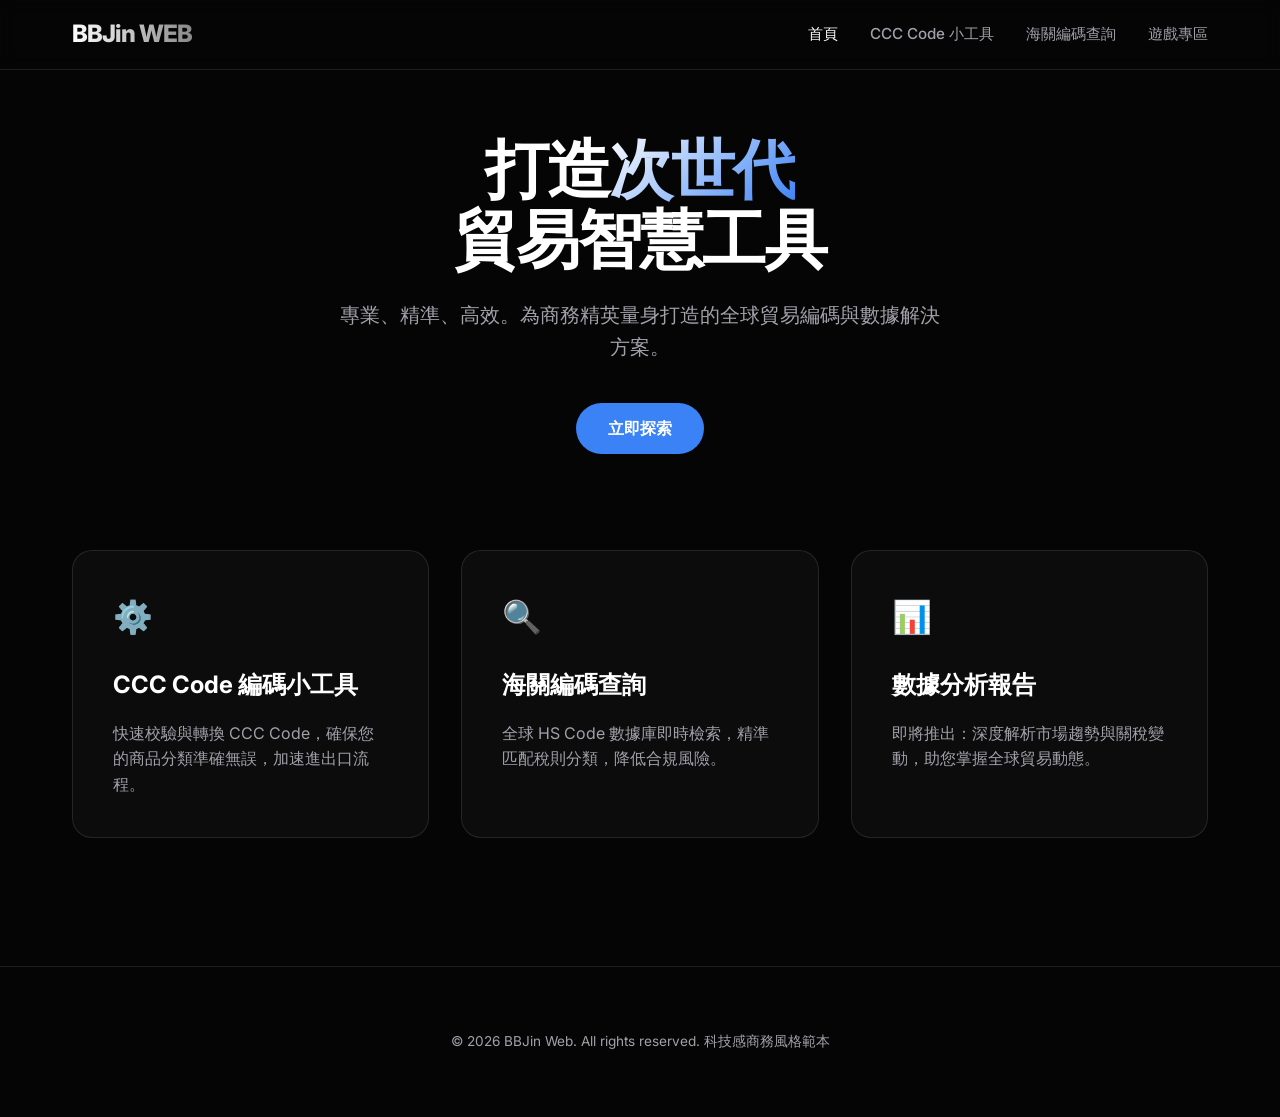
<file: index.html>
<!DOCTYPE html>
<html lang="zh-TW">
<head>
    <meta charset="UTF-8">
    <meta name="viewport" content="width=device-width, initial-scale=1.0">
    <title>BBJin Web - 全球貿易數位化領航者</title>
    <!-- Deployment Trigger: 2026-05-19 16:48 -->
    <link rel="stylesheet" href="style.css">
    <link rel="preconnect" href="https://fonts.googleapis.com">
    <link rel="preconnect" href="https://fonts.gstatic.com" crossorigin>
    <link href="https://fonts.googleapis.com/css2?family=Inter:wght@400;500;600;800;900&display=swap" rel="stylesheet">
</head>
<body>
    <nav>
        <div class="nav-container">
            <a href="index.html" class="logo">BBJin WEB</a>
            <div class="nav-links">
                <a href="index.html" class="active">首頁</a>
                <a href="tools.html">CCC Code 小工具</a>
                <a href="hscode.html">海關編碼查詢</a>
                <a href="game.html">遊戲專區</a>
            </div>
        </div>
    </nav>

    <main class="container">
        <section class="hero">
            <h1>打造<span class="glow-text">次世代</span><br>貿易智慧工具</h1>
            <p>專業、精準、高效。為商務精英量身打造的全球貿易編碼與數據解決方案。</p>
            <div class="hero-actions">
                <a href="#features" class="btn btn-primary">立即探索</a>
            </div>
        </section>

        <section id="features" class="grid">
            <a href="tools.html" class="card">
                <div class="icon">⚙️</div>
                <h3>CCC Code 編碼小工具</h3>
                <p>快速校驗與轉換 CCC Code，確保您的商品分類準確無誤，加速進出口流程。</p>
            </a>
            <a href="hscode.html" class="card">
                <div class="icon">🔍</div>
                <h3>海關編碼查詢</h3>
                <p>全球 HS Code 數據庫即時檢索，精準匹配稅則分類，降低合規風險。</p>
            </a>
            <div class="card">
                <div class="icon">📊</div>
                <h3>數據分析報告</h3>
                <p>即將推出：深度解析市場趨勢與關稅變動，助您掌握全球貿易動態。</p>
            </div>
        </section>
    </main>

    <footer>
        <p>&copy; 2026 BBJin Web. All rights reserved. 科技感商務風格範本</p>
    </footer>
</body>
</html>
</file>
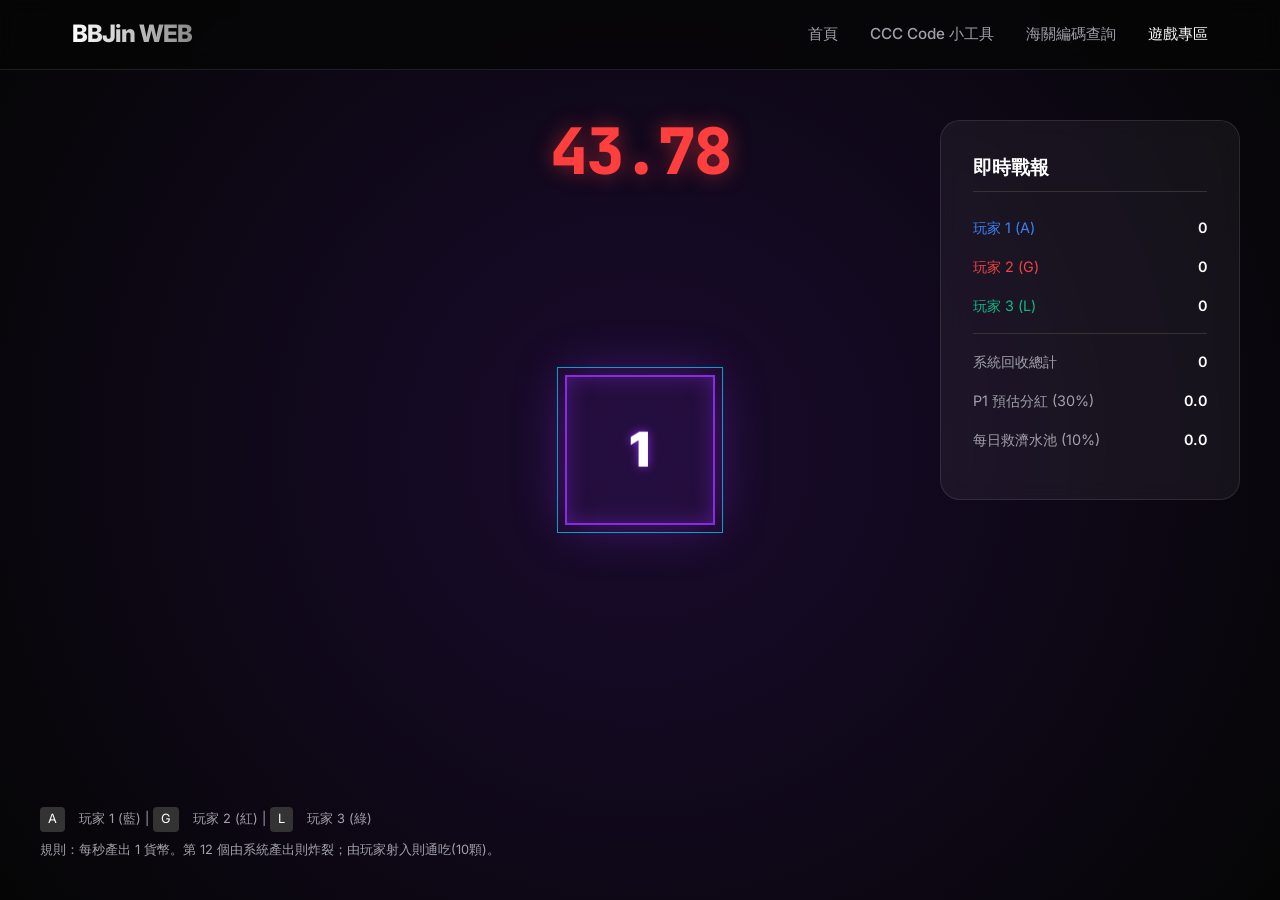
<file: game.html>
<!DOCTYPE html>
<html lang="zh-TW">
<head>
    <meta charset="UTF-8">
    <meta name="viewport" content="width=device-width, initial-scale=1.0">
    <title>潘朵拉魔盒 - Arcade - BBJin Web</title>
    <link rel="stylesheet" href="style.css">
    <link rel="preconnect" href="https://fonts.googleapis.com">
    <link rel="preconnect" href="https://fonts.gstatic.com" crossorigin>
    <link href="https://fonts.googleapis.com/css2?family=Inter:wght@400;500;600;800;900&family=JetBrains+Mono:wght@700&display=swap" rel="stylesheet">
    <style>
        body {
            overflow: hidden;
            height: 100vh;
        }
        .game-world {
            position: relative;
            width: 100%;
            height: 100vh;
            background: radial-gradient(circle at center, #1a0b2e 0%, #050505 100%);
            display: flex;
            flex-direction: column;
            align-items: center;
            justify-content: center;
        }
        /* Timer */
        #game-timer {
            position: absolute;
            top: 100px;
            font-family: 'JetBrains Mono', monospace;
            font-size: 4rem;
            font-weight: 800;
            color: #ff3e3e;
            text-shadow: 0 0 20px rgba(255, 62, 62, 0.5);
            letter-spacing: -2px;
        }
        /* Pandora's Box */
        .box-container {
            position: relative;
            width: 300px;
            height: 300px;
            display: flex;
            align-items: center;
            justify-content: center;
        }
        .pandora-box {
            width: 150px;
            height: 150px;
            background: rgba(138, 43, 226, 0.1);
            border: 2px solid #8a2be2;
            box-shadow: 0 0 50px rgba(138, 43, 226, 0.4), inset 0 0 20px rgba(138, 43, 226, 0.4);
            position: relative;
            transform-style: preserve-3d;
            animation: float 3s ease-in-out infinite;
            z-index: 10;
        }
        .pandora-box::before, .pandora-box::after {
            content: '';
            position: absolute;
            inset: -10px;
            border: 1px solid #00d2ff;
            opacity: 0.5;
            animation: rotate 10s linear infinite;
        }
        .pandora-box::after {
            animation-duration: 15s;
            animation-direction: reverse;
        }
        .currency-count {
            position: absolute;
            top: 50%;
            left: 50%;
            transform: translate(-50%, -50%);
            font-size: 3rem;
            font-weight: 900;
            color: #fff;
            text-shadow: 0 0 10px #8a2be2;
            z-index: 11;
        }

        /* Particles/Arrows */
        .arrow {
            position: absolute;
            width: 40px;
            height: 4px;
            border-radius: 2px;
            z-index: 5;
        }

        /* Stats Board */
        .stats-board {
            position: absolute;
            right: 40px;
            top: 120px;
            background: rgba(255, 255, 255, 0.05);
            backdrop-filter: blur(10px);
            border: 1px solid var(--border-color);
            border-radius: 20px;
            padding: 2rem;
            width: 300px;
            font-family: 'Inter', sans-serif;
        }
        .stat-item {
            display: flex;
            justify-content: space-between;
            margin-bottom: 1rem;
            font-size: 0.9rem;
        }
        .stat-label { color: var(--text-secondary); }
        .stat-value { color: #fff; font-weight: 600; }
        .p1-color { color: #3b82f6; }
        .p2-color { color: #ef4444; }
        .p3-color { color: #10b981; }

        /* Controls Info */
        .controls-info {
            position: absolute;
            left: 40px;
            bottom: 40px;
            color: var(--text-secondary);
            font-size: 0.8rem;
        }
        .key-hint {
            display: inline-block;
            padding: 2px 8px;
            background: #333;
            border-radius: 4px;
            color: #fff;
            margin-right: 10px;
        }

        /* Animations */
        @keyframes float {
            0%, 100% { transform: translateY(0) rotate(45deg); }
            50% { transform: translateY(-20px) rotate(45deg); }
        }
        @keyframes rotate {
            from { transform: rotate(0deg); }
            to { transform: rotate(360deg); }
        }
        @keyframes fly-p1 {
            from { left: -100px; top: 50%; transform: scale(1); opacity: 1; }
            to { left: 50%; top: 50%; transform: scale(0.1); opacity: 0; }
        }
        @keyframes shake {
            0%, 100% { transform: translate(0, 0); }
            25% { transform: translate(5px, 5px); }
            50% { transform: translate(-5px, -5px); }
            75% { transform: translate(5px, -5px); }
        }
        .shake { animation: shake 0.1s linear infinite; border-color: #ff3e3e !important; }
        
        /* Win/Explode Flash Effects */
        .flash-win { animation: flashWin 0.5s ease-out; }
        .flash-explode { animation: flashExplode 0.5s ease-out; }
        
        @keyframes flashWin {
            0% { background: rgba(59, 130, 246, 0.5); box-shadow: 0 0 100px #3b82f6; }
            100% { background: rgba(138, 43, 226, 0.1); box-shadow: 0 0 50px rgba(138, 43, 226, 0.4); }
        }
        @keyframes flashExplode {
            0% { background: rgba(255, 62, 62, 0.8); box-shadow: 0 0 100px #ff3e3e; transform: scale(1.2); }
            100% { background: rgba(138, 43, 226, 0.1); box-shadow: 0 0 50px rgba(138, 43, 226, 0.4); transform: scale(1); }
        }

        .game-over-overlay {
            position: fixed;
            inset: 0;
            background: rgba(0,0,0,0.9);
            z-index: 2000;
            display: none;
            flex-direction: column;
            align-items: center;
            justify-content: center;
            text-align: center;
        }
    </style>
</head>
<body>
    <nav>
        <div class="nav-container">
            <a href="index.html" class="logo">BBJin WEB</a>
            <div class="nav-links">
                <a href="index.html">首頁</a>
                <a href="tools.html">CCC Code 小工具</a>
                <a href="hscode.html">海關編碼查詢</a>
                <a href="game.html" class="active">遊戲專區</a>
            </div>
        </div>
    </nav>

    <div class="game-world">
        <div id="game-timer">45.00</div>

        <div class="box-container">
            <div class="pandora-box" id="main-box">
                <div class="currency-count" id="count-display">0</div>
            </div>
        </div>

        <div class="stats-board">
            <h3 style="margin-bottom: 1.5rem; border-bottom: 1px solid #333; padding-bottom: 0.5rem;">即時戰報</h3>
            <div class="stat-item">
                <span class="stat-label p1-color">玩家 1 (A)</span>
                <span class="stat-value" id="p1-score">0</span>
            </div>
            <div class="stat-item">
                <span class="stat-label p2-color">玩家 2 (G)</span>
                <span class="stat-value" id="p2-score">0</span>
            </div>
            <div class="stat-item">
                <span class="stat-label p3-color">玩家 3 (L)</span>
                <span class="stat-value" id="p3-score">0</span>
            </div>
            <div style="margin: 1rem 0; height: 1px; background: #333;"></div>
            <div class="stat-item">
                <span class="stat-label">系統回收總計</span>
                <span class="stat-value" id="sys-collected">0</span>
            </div>
            <div class="stat-item">
                <span class="stat-label">P1 預估分紅 (30%)</span>
                <span class="stat-value" id="p1-dividend">0.0</span>
            </div>
            <div class="stat-item">
                <span class="stat-label">每日救濟水池 (10%)</span>
                <span class="stat-value" id="relief-pool">0.0</span>
            </div>
        </div>

        <div class="controls-info">
            <p><span class="key-hint">A</span> 玩家 1 (藍) | <span class="key-hint">G</span> 玩家 2 (紅) | <span class="key-hint">L</span> 玩家 3 (綠)</p>
            <p style="margin-top: 0.5rem;">規則：每秒產出 1 貨幣。第 12 個由系統產出則炸裂；由玩家射入則通吃(10顆)。</p>
        </div>
    </div>

    <div class="game-over-overlay" id="game-over">
        <h1 id="winner-text" style="font-size: 3rem; margin-bottom: 1rem;">遊戲結束</h1>
        <p id="reason-text" style="color: var(--text-secondary); margin-bottom: 2rem;"></p>
        <button class="btn btn-primary" onclick="location.reload()">重新開局</button>
    </div>

    <script>
        const state = {
            count: 0,
            timeLeft: 45.00,
            p1Score: 0,
            p2Score: 0,
            p3Score: 0,
            sysCollected: 0,
            isGameOver: false
        };

        const countDisplay = document.getElementById('count-display');
        const timerDisplay = document.getElementById('game-timer');
        const box = document.getElementById('main-box');
        const gameOverOverlay = document.getElementById('game-over');
        const winnerText = document.getElementById('winner-text');
        const reasonText = document.getElementById('reason-text');

        // Stats elements
        const p1ScoreEl = document.getElementById('p1-score');
        const p2ScoreEl = document.getElementById('p2-score');
        const p3ScoreEl = document.getElementById('p3-score');
        const sysCollectedEl = document.getElementById('sys-collected');
        const p1DividendEl = document.getElementById('p1-dividend');
        const reliefPoolEl = document.getElementById('relief-pool');

        function updateUI() {
            countDisplay.innerText = state.count;
            timerDisplay.innerText = state.timeLeft.toFixed(2);
            p1ScoreEl.innerText = state.p1Score;
            p2ScoreEl.innerText = state.p2Score;
            p3ScoreEl.innerText = state.p3Score;
            sysCollectedEl.innerText = state.sysCollected;
            p1DividendEl.innerText = (state.sysCollected * 0.3).toFixed(1);
            reliefPoolEl.innerText = (state.sysCollected * 0.1).toFixed(1);

            if (state.count >= 10) {
                box.classList.add('shake');
            } else {
                box.classList.remove('shake');
            }
        }

        function triggerWin(playerIndex) {
            const winners = ["玩家 1", "玩家 2", "玩家 3"];
            const winner = winners[playerIndex - 1];
            
            if (playerIndex === 1) state.p1Score += 10;
            if (playerIndex === 2) state.p2Score += 10;
            if (playerIndex === 3) state.p3Score += 10;
            state.sysCollected += 2;
            
            // Visual Effect
            box.classList.add('flash-win');
            setTimeout(() => box.classList.remove('flash-win'), 500);
            
            // Auto Reset
            state.count = 0;
            updateUI();
        }

        function triggerExplode() {
            state.sysCollected += state.count;
            
            // Visual Effect
            box.classList.add('flash-explode');
            setTimeout(() => box.classList.remove('flash-explode'), 500);
            
            // Auto Reset
            state.count = 0;
            updateUI();
        }

        // System Auto-Generation
        const sysInterval = setInterval(() => {
            if (state.isGameOver) return;
            state.count++;
            if (state.count >= 12) {
                triggerExplode();
            }
            updateUI();
        }, 1000);

        // Timer
        const timerInterval = setInterval(() => {
            if (state.isGameOver) return;
            state.timeLeft -= 0.01;
            if (state.timeLeft <= 0) {
                state.timeLeft = 0;
                state.isGameOver = true;
                winnerText.innerText = "⏰ 時間到！";
                reasonText.innerText = "沒人能在時間內征服魔盒。";
                gameOverOverlay.style.display = 'flex';
                clearInterval(timerInterval);
                clearInterval(sysInterval);
            }
            updateUI();
        }, 10);

        // Player Inputs
        window.addEventListener('keydown', (e) => {
            if (state.isGameOver) return;
            
            let player = 0;
            let color = '';
            
            if (e.key.toLowerCase() === 'a') { player = 1; color = '#3b82f6'; }
            if (e.key.toLowerCase() === 'g') { player = 2; color = '#ef4444'; }
            if (e.key.toLowerCase() === 'l') { player = 3; color = '#10b981'; }
            
            if (player > 0) {
                createArrow(player, color);
                state.count++;
                if (state.count >= 12) {
                    triggerWin(player);
                }
                updateUI();
            }
        });

        function createArrow(player, color) {
            const arrow = document.createElement('div');
            arrow.className = 'arrow';
            arrow.style.backgroundColor = color;
            arrow.style.boxShadow = `0 0 10px ${color}`;
            
            // Random start position from edges
            const sides = ['left', 'right', 'top', 'bottom'];
            const side = sides[Math.floor(Math.random() * 4)];
            
            if (side === 'left') { arrow.style.left = '-50px'; arrow.style.top = Math.random() * 100 + '%'; }
            else if (side === 'right') { arrow.style.right = '-50px'; arrow.style.top = Math.random() * 100 + '%'; }
            else if (side === 'top') { arrow.style.top = '-50px'; arrow.style.left = Math.random() * 100 + '%'; }
            else { arrow.style.bottom = '-50px'; arrow.style.left = Math.random() * 100 + '%'; }

            document.querySelector('.game-world').appendChild(arrow);
            
            // Animation to center
            const rect = box.getBoundingClientRect();
            const centerX = rect.left + rect.width / 2;
            const centerY = rect.top + rect.height / 2;
            
            arrow.animate([
                { transform: `translate(0, 0) scale(1)`, opacity: 1 },
                { transform: `translate(${centerX - arrow.offsetLeft}px, ${centerY - arrow.offsetTop}px) scale(0)`, opacity: 0 }
            ], {
                duration: 400,
                easing: 'ease-in'
            }).onfinish = () => arrow.remove();
        }
    </script>
</body>
</html>
</file>
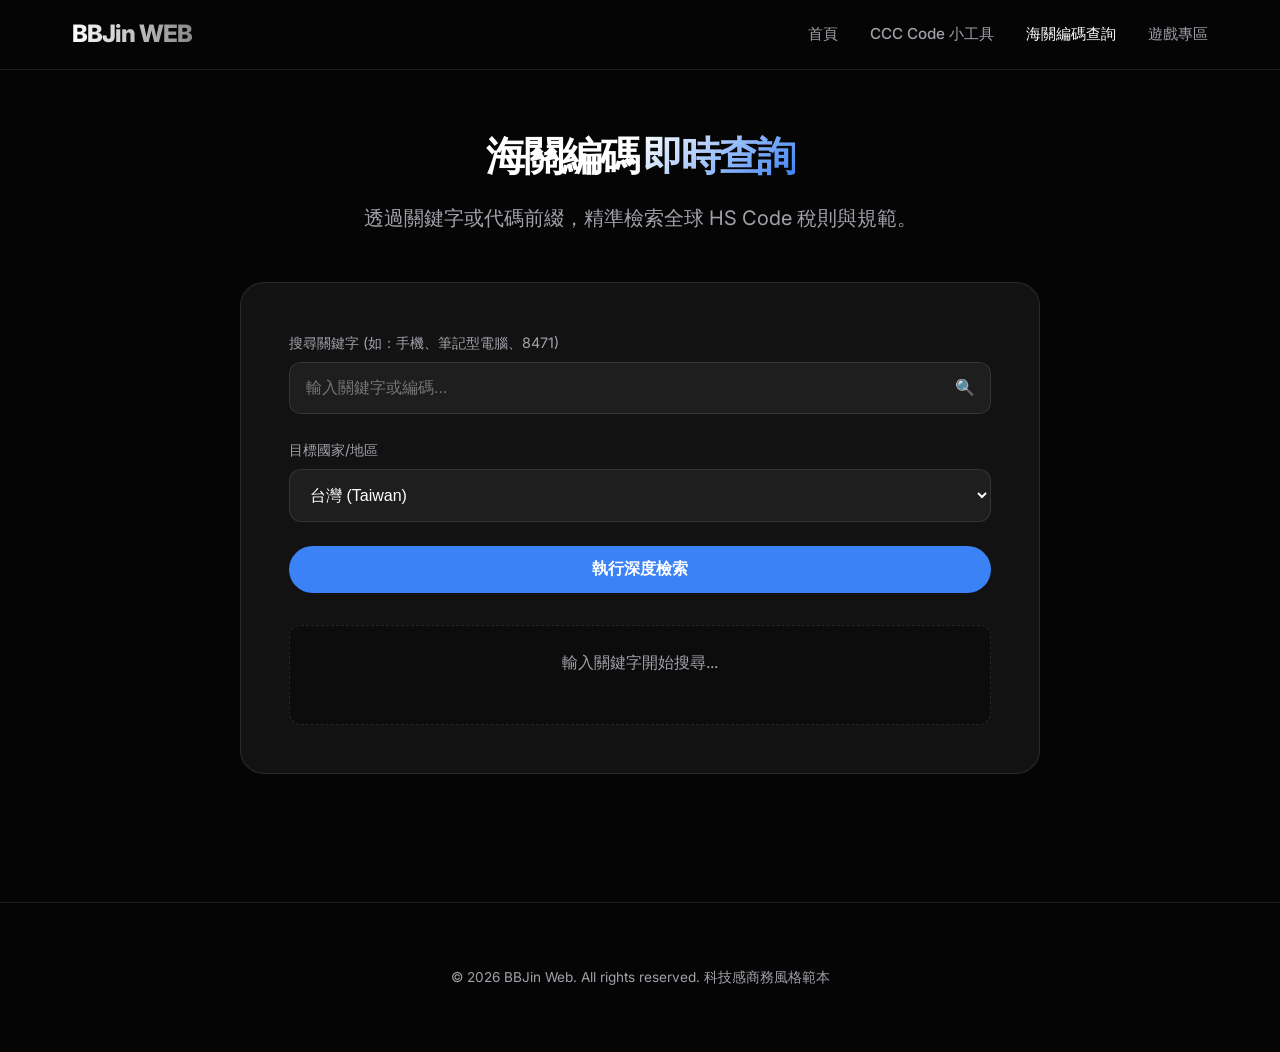
<file: hscode.html>
<!DOCTYPE html>
<html lang="zh-TW">
<head>
    <meta charset="UTF-8">
    <meta name="viewport" content="width=device-width, initial-scale=1.0">
    <title>海關編碼查詢 - BBJin Web</title>
    <link rel="stylesheet" href="style.css">
    <link rel="preconnect" href="https://fonts.googleapis.com">
    <link rel="preconnect" href="https://fonts.gstatic.com" crossorigin>
    <link href="https://fonts.googleapis.com/css2?family=Inter:wght@400;500;600;800;900&display=swap" rel="stylesheet">
</head>
<body>
    <nav>
        <div class="nav-container">
            <a href="index.html" class="logo">BBJin WEB</a>
            <div class="nav-links">
                <a href="index.html">首頁</a>
                <a href="tools.html">CCC Code 小工具</a>
                <a href="hscode.html" class="active">海關編碼查詢</a>
                <a href="game.html">遊戲專區</a>
            </div>
        </div>
    </nav>

    <main class="container">
        <section class="hero" style="margin-bottom: 3rem;">
            <h1 style="font-size: 2.5rem;">海關編碼 <span class="glow-text">即時查詢</span></h1>
            <p>透過關鍵字或代碼前綴，精準檢索全球 HS Code 稅則與規範。</p>
        </section>

        <div class="tool-container">
            <div class="form-group">
                <label for="hs-search">搜尋關鍵字 (如：手機、筆記型電腦、8471)</label>
                <div style="position: relative;">
                    <input type="text" id="hs-search" placeholder="輸入關鍵字或編碼...">
                    <span style="position: absolute; right: 1rem; top: 50%; transform: translateY(-50%); color: var(--text-secondary);">🔍</span>
                </div>
            </div>
            
            <div class="form-group">
                <label for="country-select">目標國家/地區</label>
                <select id="country-select">
                    <option value="TW">台灣 (Taiwan)</option>
                    <option value="CN">中國 (China)</option>
                    <option value="US">美國 (USA)</option>
                    <option value="EU">歐盟 (EU)</option>
                </select>
            </div>

            <button class="btn btn-primary" style="width: 100%;" id="search-btn">執行深度檢索</button>

            <div class="result-area" id="search-results">
                <p style="color: var(--text-secondary); text-align: center;">輸入關鍵字開始搜尋...</p>
            </div>
        </div>
    </main>

    <footer>
        <p>&copy; 2026 BBJin Web. All rights reserved. 科技感商務風格範本</p>
    </footer>

    <script>
        const searchInput = document.getElementById('hs-search');
        const searchBtn = document.getElementById('search-btn');
        const resultsArea = document.getElementById('search-results');

        searchBtn.addEventListener('click', () => {
            const query = searchInput.value.trim();
            if (!query) {
                resultsArea.innerHTML = '<p style="color: #ef4444; text-align: center;">請輸入搜尋內容</p>';
                return;
            }

            resultsArea.innerHTML = '<p style="text-align: center; color: var(--primary-color);">正在檢索數據庫...</p>';

            // 模擬搜尋延遲
            setTimeout(() => {
                resultsArea.innerHTML = `
                    <div style="animation: fadeIn 0.5s ease-out;">
                        <div style="border-bottom: 1px solid var(--border-color); padding-bottom: 1rem; margin-bottom: 1rem;">
                            <h4 style="color: var(--primary-color);">8471.30.00</h4>
                            <p style="font-size: 0.9rem;">可攜式自動資料處理機，重量不超過１０公斤，且至少由一中央處理單元、一鍵盤及一顯示器所組成者</p>
                        </div>
                        <div>
                            <h4 style="color: var(--primary-color);">8517.13.00</h4>
                            <p style="font-size: 0.9rem;">智慧型手機 (Smartphones)</p>
                        </div>
                        <p style="margin-top: 1rem; font-size: 0.8rem; color: var(--text-secondary); text-align: right;">找到 2 筆相關結果</p>
                    </div>
                `;
            }, 800);
        });
    </script>
</body>
</html>
</file>
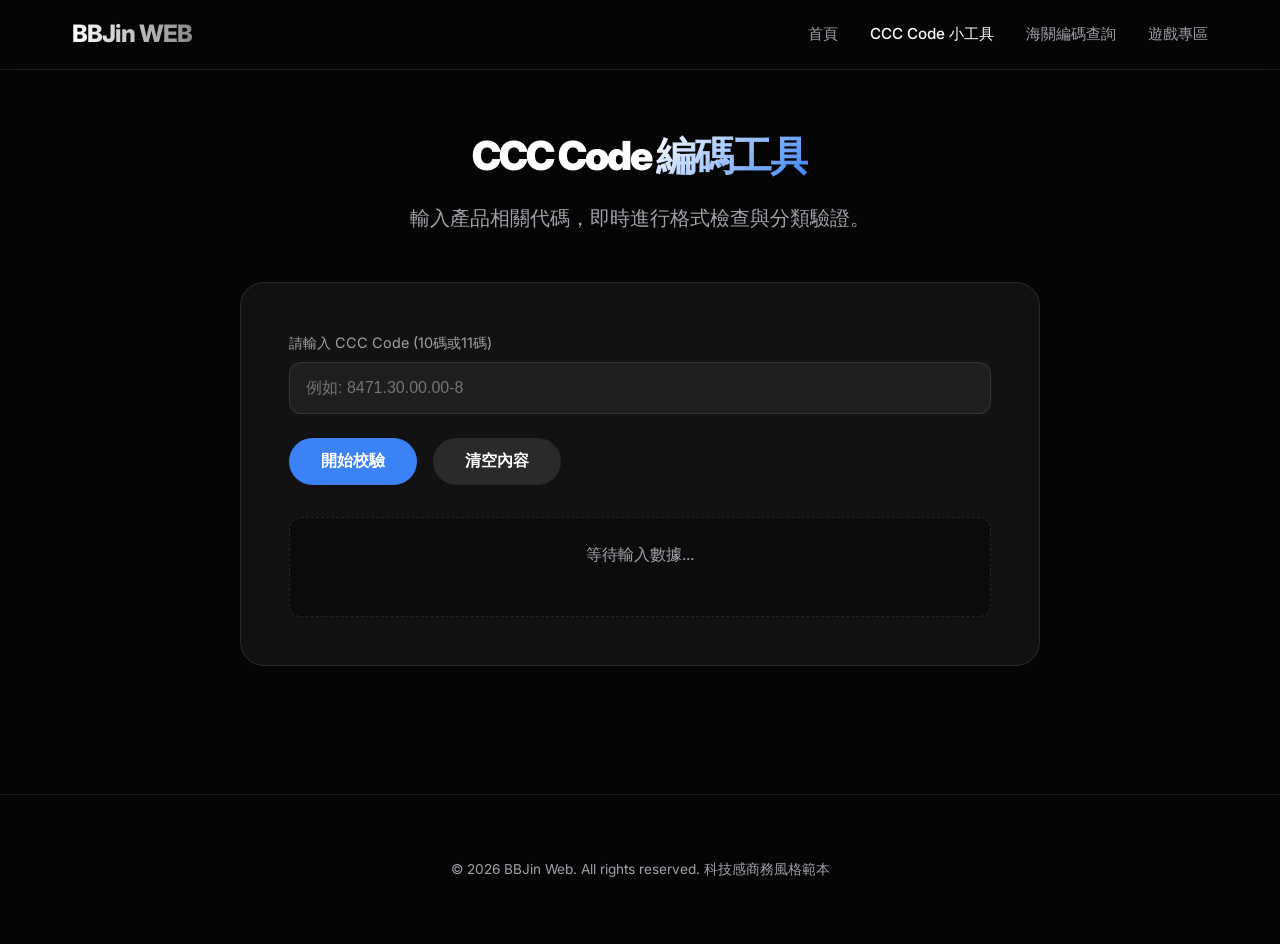
<file: tools.html>
<!DOCTYPE html>
<html lang="zh-TW">
<head>
    <meta charset="UTF-8">
    <meta name="viewport" content="width=device-width, initial-scale=1.0">
    <title>CCC Code 編碼小工具 - BBJin Web</title>
    <link rel="stylesheet" href="style.css">
    <link rel="preconnect" href="https://fonts.googleapis.com">
    <link rel="preconnect" href="https://fonts.gstatic.com" crossorigin>
    <link href="https://fonts.googleapis.com/css2?family=Inter:wght@400;500;600;800;900&display=swap" rel="stylesheet">
</head>
<body>
    <nav>
        <div class="nav-container">
            <a href="index.html" class="logo">BBJin WEB</a>
            <div class="nav-links">
                <a href="index.html">首頁</a>
                <a href="tools.html" class="active">CCC Code 小工具</a>
                <a href="hscode.html">海關編碼查詢</a>
                <a href="game.html">遊戲專區</a>
            </div>
        </div>
    </nav>

    <main class="container">
        <section class="hero" style="margin-bottom: 3rem;">
            <h1 style="font-size: 2.5rem;">CCC Code <span class="glow-text">編碼工具</span></h1>
            <p>輸入產品相關代碼，即時進行格式檢查與分類驗證。</p>
        </section>

        <div class="tool-container">
            <div class="form-group">
                <label for="ccc-input">請輸入 CCC Code (10碼或11碼)</label>
                <input type="text" id="ccc-input" placeholder="例如: 8471.30.00.00-8" maxlength="15">
            </div>
            
            <div style="display: flex; gap: 1rem;">
                <button class="btn btn-primary" id="check-btn">開始校驗</button>
                <button class="btn" style="background: rgba(255,255,255,0.1); color: white;" id="clear-btn">清空內容</button>
            </div>

            <div class="result-area" id="result-display">
                <p style="color: var(--text-secondary); text-align: center;">等待輸入數據...</p>
            </div>
        </div>
    </main>

    <footer>
        <p>&copy; 2026 BBJin Web. All rights reserved. 科技感商務風格範本</p>
    </footer>

    <script>
        const input = document.getElementById('ccc-input');
        const checkBtn = document.getElementById('check-btn');
        const clearBtn = document.getElementById('clear-btn');
        const resultDisplay = document.getElementById('result-display');

        checkBtn.addEventListener('click', () => {
            const val = input.value.trim();
            if (!val) {
                resultDisplay.innerHTML = '<p style="color: #ef4444;">請輸入代碼！</p>';
                return;
            }

            // 簡單的模擬驗證邏輯
            resultDisplay.innerHTML = `
                <div style="animation: fadeIn 0.5s ease-out;">
                    <p style="color: #10b981; font-weight: 600; margin-bottom: 0.5rem;">✓ 驗證通過</p>
                    <p>代碼: ${val}</p>
                    <p style="margin-top: 0.5rem; font-size: 0.9rem; color: var(--text-secondary);">分類：自動化資料處理機及其單元；磁性或光學閱讀機、將資料轉錄為資料媒體之機器及處理此類資料之機器，未列名者。</p>
                </div>
            `;
        });

        clearBtn.addEventListener('click', () => {
            input.value = '';
            resultDisplay.innerHTML = '<p style="color: var(--text-secondary); text-align: center;">等待輸入數據...</p>';
        });
    </script>
</body>
</html>
</file>
<file: style.css>
:root {
    --bg-color: #050505;
    --surface-color: #121212;
    --card-bg: rgba(255, 255, 255, 0.03);
    --border-color: rgba(255, 255, 255, 0.1);
    --primary-color: #3b82f6;
    --primary-glow: rgba(59, 130, 246, 0.5);
    --text-primary: #ffffff;
    --text-secondary: #a1a1aa;
    --nav-height: 70px;
    --transition-speed: 0.3s;
}

/* Updated: 2026-05-19 - Triggering Push */

* {
    margin: 0;
    padding: 0;
    box-sizing: border-box;
}

body {
    font-family: 'Inter', -apple-system, BlinkMacSystemFont, "Segoe UI", Roboto, sans-serif;
    background-color: var(--bg-color);
    color: var(--text-primary);
    line-height: 1.6;
    overflow-x: hidden;
}

/* Scrollbar */
::-webkit-scrollbar {
    width: 8px;
}
::-webkit-scrollbar-track {
    background: var(--bg-color);
}
::-webkit-scrollbar-thumb {
    background: #333;
    border-radius: 4px;
}
::-webkit-scrollbar-thumb:hover {
    background: #444;
}

/* Navigation */
nav {
    height: var(--nav-height);
    background: rgba(5, 5, 5, 0.8);
    backdrop-filter: blur(10px);
    border-bottom: 1px solid var(--border-color);
    position: fixed;
    top: 0;
    width: 100%;
    z-index: 1000;
    display: flex;
    justify-content: center;
    align-items: center;
}

.nav-container {
    width: 100%;
    max-width: 1200px;
    padding: 0 2rem;
    display: flex;
    justify-content: space-between;
    align-items: center;
}

.logo {
    font-size: 1.5rem;
    font-weight: 800;
    letter-spacing: -1px;
    background: linear-gradient(90deg, #fff, #888);
    -webkit-background-clip: text;
    -webkit-text-fill-color: transparent;
    text-decoration: none;
}

.nav-links {
    display: flex;
    gap: 2rem;
}

.nav-links a {
    color: var(--text-secondary);
    text-decoration: none;
    font-size: 0.95rem;
    font-weight: 500;
    transition: var(--transition-speed);
}

.nav-links a:hover, .nav-links a.active {
    color: var(--text-primary);
}

/* Layout */
.container {
    max-width: 1200px;
    margin: 0 auto;
    padding: calc(var(--nav-height) + 4rem) 2rem 4rem;
}

/* Hero Section */
.hero {
    text-align: center;
    margin-bottom: 6rem;
    animation: fadeIn 1s ease-out;
}

.hero h1 {
    font-size: 4rem;
    font-weight: 900;
    margin-bottom: 1.5rem;
    letter-spacing: -2px;
    line-height: 1.1;
}

.hero p {
    font-size: 1.25rem;
    color: var(--text-secondary);
    max-width: 600px;
    margin: 0 auto 2.5rem;
}

.glow-text {
    background: linear-gradient(135deg, #fff 0%, #3b82f6 100%);
    -webkit-background-clip: text;
    -webkit-text-fill-color: transparent;
}

/* Cards Grid */
.grid {
    display: grid;
    grid-template-columns: repeat(auto-fit, minmax(300px, 1fr));
    gap: 2rem;
}

.card {
    background: var(--card-bg);
    border: 1px solid var(--border-color);
    border-radius: 20px;
    padding: 2.5rem;
    transition: all 0.4s cubic-bezier(0.175, 0.885, 0.32, 1.275);
    cursor: pointer;
    position: relative;
    overflow: hidden;
    text-decoration: none;
    color: inherit;
    display: block;
}

.card:hover {
    transform: translateY(-10px);
    border-color: var(--primary-color);
    box-shadow: 0 10px 30px -10px var(--primary-glow);
}

.card h3 {
    font-size: 1.5rem;
    margin-bottom: 1rem;
    display: flex;
    align-items: center;
    gap: 0.75rem;
}

.card p {
    color: var(--text-secondary);
    font-size: 1rem;
}

.card .icon {
    font-size: 2rem;
    margin-bottom: 1.5rem;
    color: var(--primary-color);
}

/* Buttons */
.btn {
    display: inline-block;
    padding: 0.8rem 2rem;
    border-radius: 100px;
    font-weight: 600;
    text-decoration: none;
    transition: var(--transition-speed);
    cursor: pointer;
    border: none;
    font-size: 1rem;
}

.btn-primary {
    background: var(--primary-color);
    color: white;
}

.btn-primary:hover {
    box-shadow: 0 0 20px var(--primary-glow);
    transform: scale(1.05);
}

/* Tool Sections */
.tool-container {
    max-width: 800px;
    margin: 0 auto;
    background: var(--surface-color);
    padding: 3rem;
    border-radius: 24px;
    border: 1px solid var(--border-color);
}

.form-group {
    margin-bottom: 1.5rem;
}

label {
    display: block;
    margin-bottom: 0.5rem;
    color: var(--text-secondary);
    font-size: 0.9rem;
}

input, select {
    width: 100%;
    background: rgba(255, 255, 255, 0.05);
    border: 1px solid var(--border-color);
    border-radius: 12px;
    padding: 1rem;
    color: white;
    font-size: 1rem;
    outline: none;
    transition: var(--transition-speed);
}

input:focus {
    border-color: var(--primary-color);
    background: rgba(255, 255, 255, 0.08);
}

.result-area {
    margin-top: 2rem;
    padding: 1.5rem;
    background: rgba(0, 0, 0, 0.3);
    border-radius: 12px;
    border: 1px dashed var(--border-color);
    min-height: 100px;
}

/* Animations */
@keyframes fadeIn {
    from { opacity: 0; transform: translateY(20px); }
    to { opacity: 1; transform: translateY(0); }
}

/* Footer */
footer {
    text-align: center;
    padding: 4rem 2rem;
    color: var(--text-secondary);
    font-size: 0.85rem;
    border-top: 1px solid var(--border-color);
    margin-top: 4rem;
}
</file>
